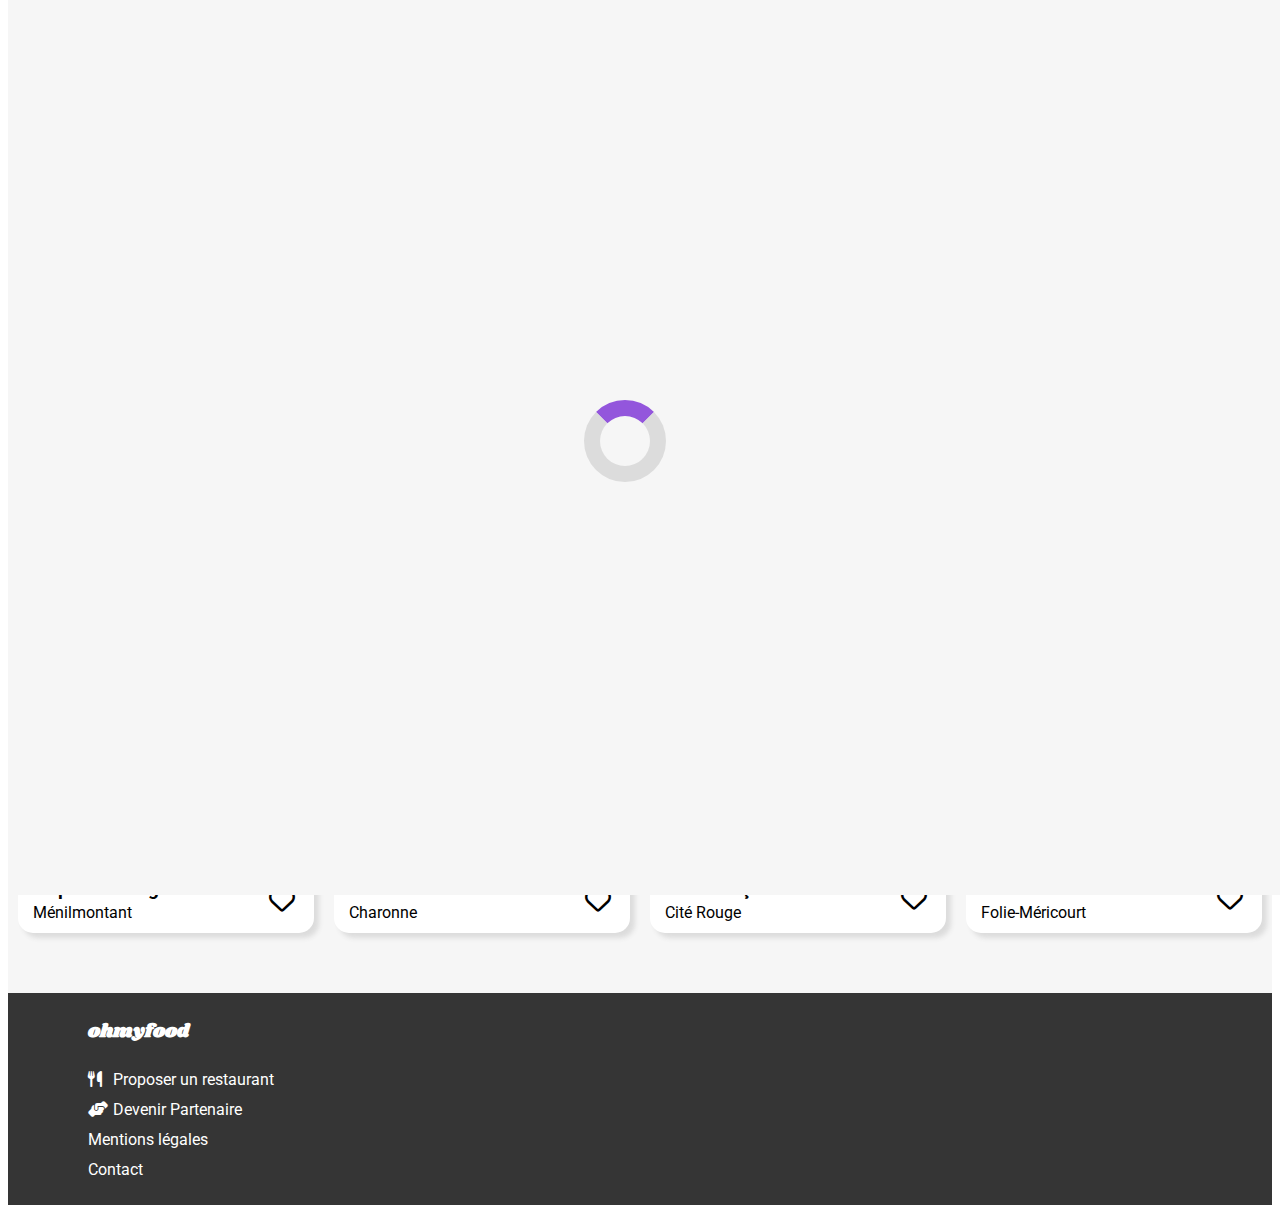
<file: index.html>
<!DOCTYPE html>
<html lang="fr">
<head>
    <meta charset="UTF-8">
    <meta http-equiv="X-UA-Compatible" content="IE=edge">
    <meta name="viewport" content="width=device-width, initial-scale=1.0">
    <meta name="accueil" content="OhMyFood. Réservez et commander votre repas." >
    <title>Accueil</title>
    <link rel="stylesheet" href="styles.css">
</head>
<body>

    <div id="loading">
        <div id="spinner"></div>
    </div>

    <!-- En-tête -->
    <header>
        <h1 class="heading--font">ohmyfood</h1>
        <div class="heading--search">
            <i class="fa-solid fa-location-dot"></i>
            <input type="search" value="Paris, Belleville"> 
        </div>

        <div id="heading__explore">     
            <h2>Réservez le menu qui vous convient</h2>
            <p>Découvrez des restaurants d'exception, séléctionnés par nos soins.</p>
            <button type="button">Explorer nos restaurants</button>
        </div>
    </header>

    

    <!-- Section Fonctionnement -->
    <section id="section1">
        <h2 class="section2__titre">Fonctionnement</h2>
        <div class="section1__element">
            <div class="section1__number--background"><div class="section1__number--font">1</div></div>
            <i class="fa-solid fa-mobile-screen-button fa-lg"></i>
            <p>Choisissez un restaurant</p>
        </div>
        <div class="section1__element">
            <div class="section1__number--background"><div class="section1__number--font">2</div></div>
            <i class="fa-solid fa-list-ul fa-lg"></i>
            <p>Composez votre menu</p>
        </div>
        <div class="section1__element">
            <div class="section1__number--background"><div class="section1__number--font">3</div></div>
            <i class="fa-solid fa-store fa-lg"></i>
            <p>Dégustez au restaurant</p>
        </div>
    </section>

    <!-- Section Restaurant -->
    <section id="section2">
        <h2 class="section2__titre">Restaurants</h2>
        <div id="section2__alignement">
            <div class="section2__element">
            <a href="menu1.html">
                <img class="section2__image" src="images/PaletteDuGout.jpg" alt="Plat du restaurant La Palette du Gout">
                <div class="section2__text"><h3>La palette du goût</h3>
                <p>Ménilmontant</p></div>
                <div class="section2__element__label">Nouveau</div>
            </a>
                <div class="heart">
                    <i class="fa-regular fa-heart heart_empty"></i>
                    <i class="fa-solid fa-heart heart_full"></i>
                </div>
            </div>

            <div class="section2__element">
            <a href="menu2.html">
                <img class="section2__image" src="images/NoteEnchantee.jpg" alt="Plat du restaurant la Note enchantée">
                <div class="section2__text"><h3>La note enchantée</h3>
                <p>Charonne</p></div>
                <div class="section2__element__label">Nouveau</div>
            </a>
                <div class="heart">
                    <i class="fa-regular fa-heart heart_empty"></i>
                    <i class="fa-solid fa-heart heart_full"></i>
                </div>
            </div>
            <div class="section2__element">
            <a href="menu3.html">
                <img class="section2__image" src="images/ALaFrançaise.jpg" alt="Plat du restaurant A la Française">
                <div class="section2__text"><h3>A la Française</h3>
                <p>Cité Rouge</p></div>
            </a>
                <div class="heart2">
                    <i class="fa-regular fa-heart heart_empty"></i>
                    <i class="fa-solid fa-heart heart_full"></i>
                </div>
            </div>
            <div class="section2__element">
            <a href="menu4.html">
                <img class="section2__image" src="images/DeliceDesSens.jpg" alt="Plat du restaurant le Délice des sens">
                <div class="section2__text"><h3>Le délice des sens</h3>
                <p>Folie-Méricourt</p></div>
            </a>
                <div class="heart2">
                    <i class="fa-regular fa-heart heart_empty"></i>
                    <i class="fa-solid fa-heart heart_full"></i>
                </div>
            </div>
        </div>   
        </section>

    <!-- Pied de page -->
    <footer>  
        <div id="footer__position"> 
            <h3>ohmyfood</h3>
            <div><i class="fa-solid fa-utensils"></i>Proposer un restaurant</div>
            <div><i class="fa-solid fa-handshake-angle"></i>Devenir Partenaire</div>
            <div>Mentions légales</div>
            <div><a href="mailto:adresse@ohmyfood.fr">Contact</a></div>  
        </div>    
    </footer>

</body>
</html>
</file>
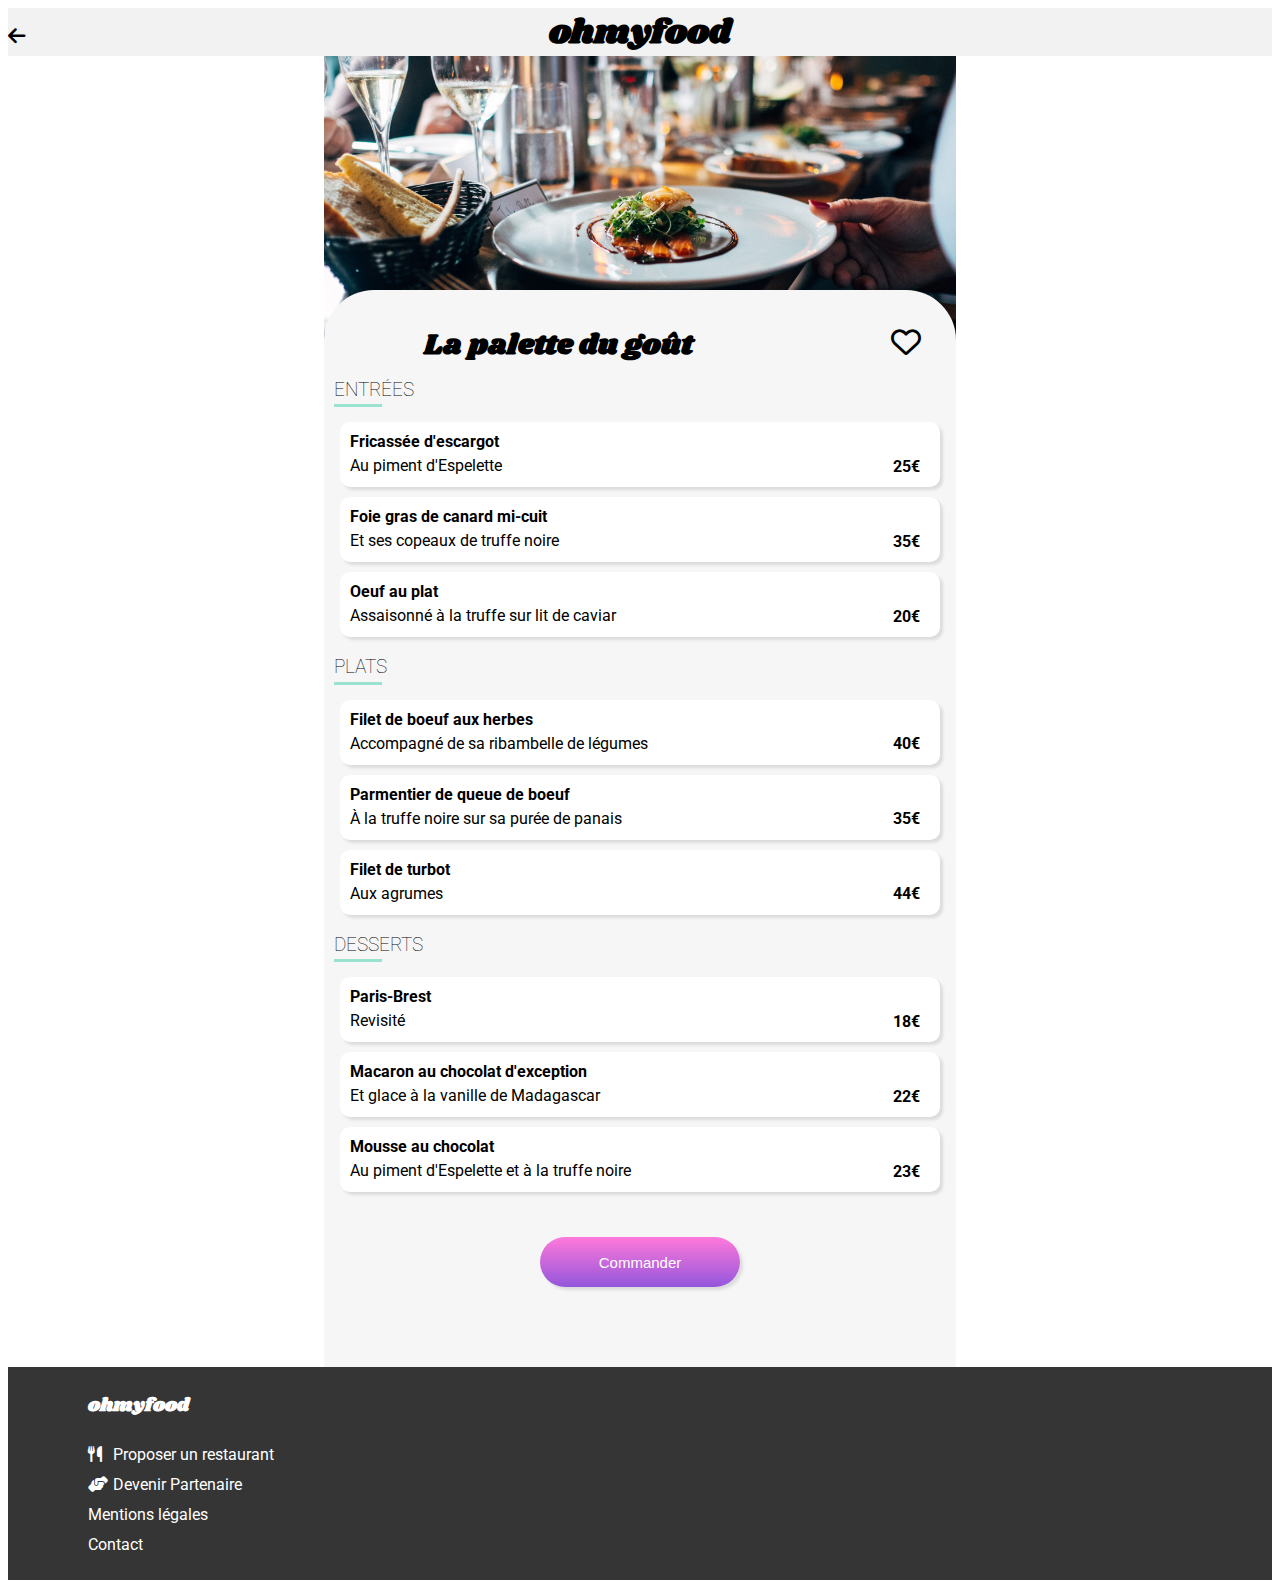
<file: menu1.html>
<!DOCTYPE html>
<html lang="fr">
<head>
    <meta charset="UTF-8">
    <meta http-equiv="X-UA-Compatible" content="IE=edge">
    <meta name="viewport" content="width=device-width, initial-scale=1.0">
    <meta name="menu" content="OhMyFood | Menu du restaurant La Palette Du Gout">
    <title>La palette du goût</title>
    <link rel="stylesheet" href="styles.css">
    
</head>

<body>
    <header>
        <div id="menu__header">
        <div id="header__icon"><a href="index.html"><i class="fa-solid fa-arrow-left fa-lg"></i></a></div>
        <h1 class="heading--font">ohmyfood</h1>
        </div>
        
    </header>

    <section class="menu">
        <img class="menu__image" src="images/PaletteDuGout.jpg" alt="Plat du restaurant la Palette du Gout">
        <div class="menu__head">
            <div class="menu__head__element">
                <h2>La palette du goût</h2>
                <div class="menu__heart">
                    <i class="fa-regular fa-heart menu_heart_empty"></i>
                    <i class="fa-solid fa-heart menu_heart_full"></i>
                </div>
            </div>
        </div>

        <div class="plats">
        <h3 class="plats_title">ENTRÉES</h3>
        <div class="title_sub"></div>

        <div class="plats__element plat--anim1">
        <div class="right">
        <h4 class="text text_padding">Fricassée d'escargot</h4>
        <p class="text text_detail">Au piment d'Espelette<p></div> 
        <div class="price"><h4>25€</h4></div>
        <div class="check"><i class="fa-solid fa-circle-check fa-xl"></i></div>
        </div>

        <div class="plats__element plat--anim2">
            <div class="right">
                <h4 class="text text_padding">Foie gras de canard mi-cuit</h4>
                <p class="text text_detail">Et ses copeaux de truffe noire<p></div> 
                <div class="price"><h4>35€</h4></div>
                <div class="check"><i class="fa-solid fa-circle-check fa-xl"></i></div>
        </div>

        <div class="plats__element plat--anim3">
            <div class="right">
                <h4 class="text text_padding">Oeuf au plat</h4>
                <p class="text text_detail">Assaisonné à la truffe sur lit de caviar<p></div> 
                <div class="price"><h4>20€</h4></div>
                <div class="check"><i class="fa-solid fa-circle-check fa-xl"></i></div>
        </div>
        </div>

        <div class="plats">
        <h3 class="plats_title">PLATS</h3>
        <div class="title_sub"></div>
    
        <div class="plats__element plat--anim1">
            <div class="right">
                <h4 class="text text_padding">Filet de boeuf aux herbes</h4>
                <p class="text text_detail">Accompagné de sa ribambelle de légumes<p></div> 
                <div class="price"><h4>40€</h4></div>
                <div class="check"><i class="fa-solid fa-circle-check fa-xl"></i></div>
        </div>

        <div class="plats__element plat--anim2">
            <div class="right">
                <h4 class="text text_padding">Parmentier de queue de boeuf</h4>
                <p class="text text_detail">À la truffe noire sur sa purée de panais<p></div> 
                <div class="price"><h4>35€</h4></div>
                <div class="check"><i class="fa-solid fa-circle-check fa-xl"></i></div>
        </div>

        <div class="plats__element plat--anim3">
            <div class="right">
                <h4 class="text text_padding">Filet de turbot</h4>
                <p class="text text_detail">Aux agrumes<p></div> 
                <div class="price"><h4>44€</h4></div>
                <div class="check"><i class="fa-solid fa-circle-check fa-xl"></i></div>
        </div>      
        </div>

        <div class="plats">
        <h3 class="plats_title">DESSERTS</h3>
        <div class="title_sub"></div>
        
        <div class="plats__element plat--anim1">
            <div class="right">
                <h4 class="text text_padding">Paris-Brest</h4>
                <p class="text text_detail">Revisité<p></div> 
                <div class="price"><h4>18€</h4></div>
                <div class="check"><i class="fa-solid fa-circle-check fa-xl"></i></div>
        </div>

        <div class="plats__element plat--anim2">
            <div class="right">
                <h4 class="text text_padding">Macaron au chocolat d'exception</h4>
                <p class="text text_detail">Et glace à la vanille de Madagascar<p></div> 
                <div class="price"><h4>22€</h4></div>
                <div class="check"><i class="fa-solid fa-circle-check fa-xl"></i></div>
        </div>

        <div class="plats__element plat--anim3">
            <div class="right">
                <h4 class="text text_padding">Mousse au chocolat</h4>
                <p class="text text_detail">Au piment d'Espelette et à la truffe noire<p></div> 
                <div class="price"><h4>23€</h4></div>
                <div class="check"><i class="fa-solid fa-circle-check fa-xl"></i></div>
        </div>
    
    </div>

    <div id="menu_button">
        <button type="button" id="button_commander">Commander</button>
    </div>

    </section>
   
<!-- Pied de page -->
    <footer>  
        <div id="footer__position"> 
            <h3>ohmyfood</h3>
            <div><i class="fa-solid fa-utensils"></i>Proposer un restaurant</div>
            <div><i class="fa-solid fa-handshake-angle"></i>Devenir Partenaire</div>
            <div>Mentions légales</div>
            <div><a href="mailto:adresse@ohmyfood.fr">Contact</a></div>  
        </div>    
    </footer>

</body>
</html>
</file>
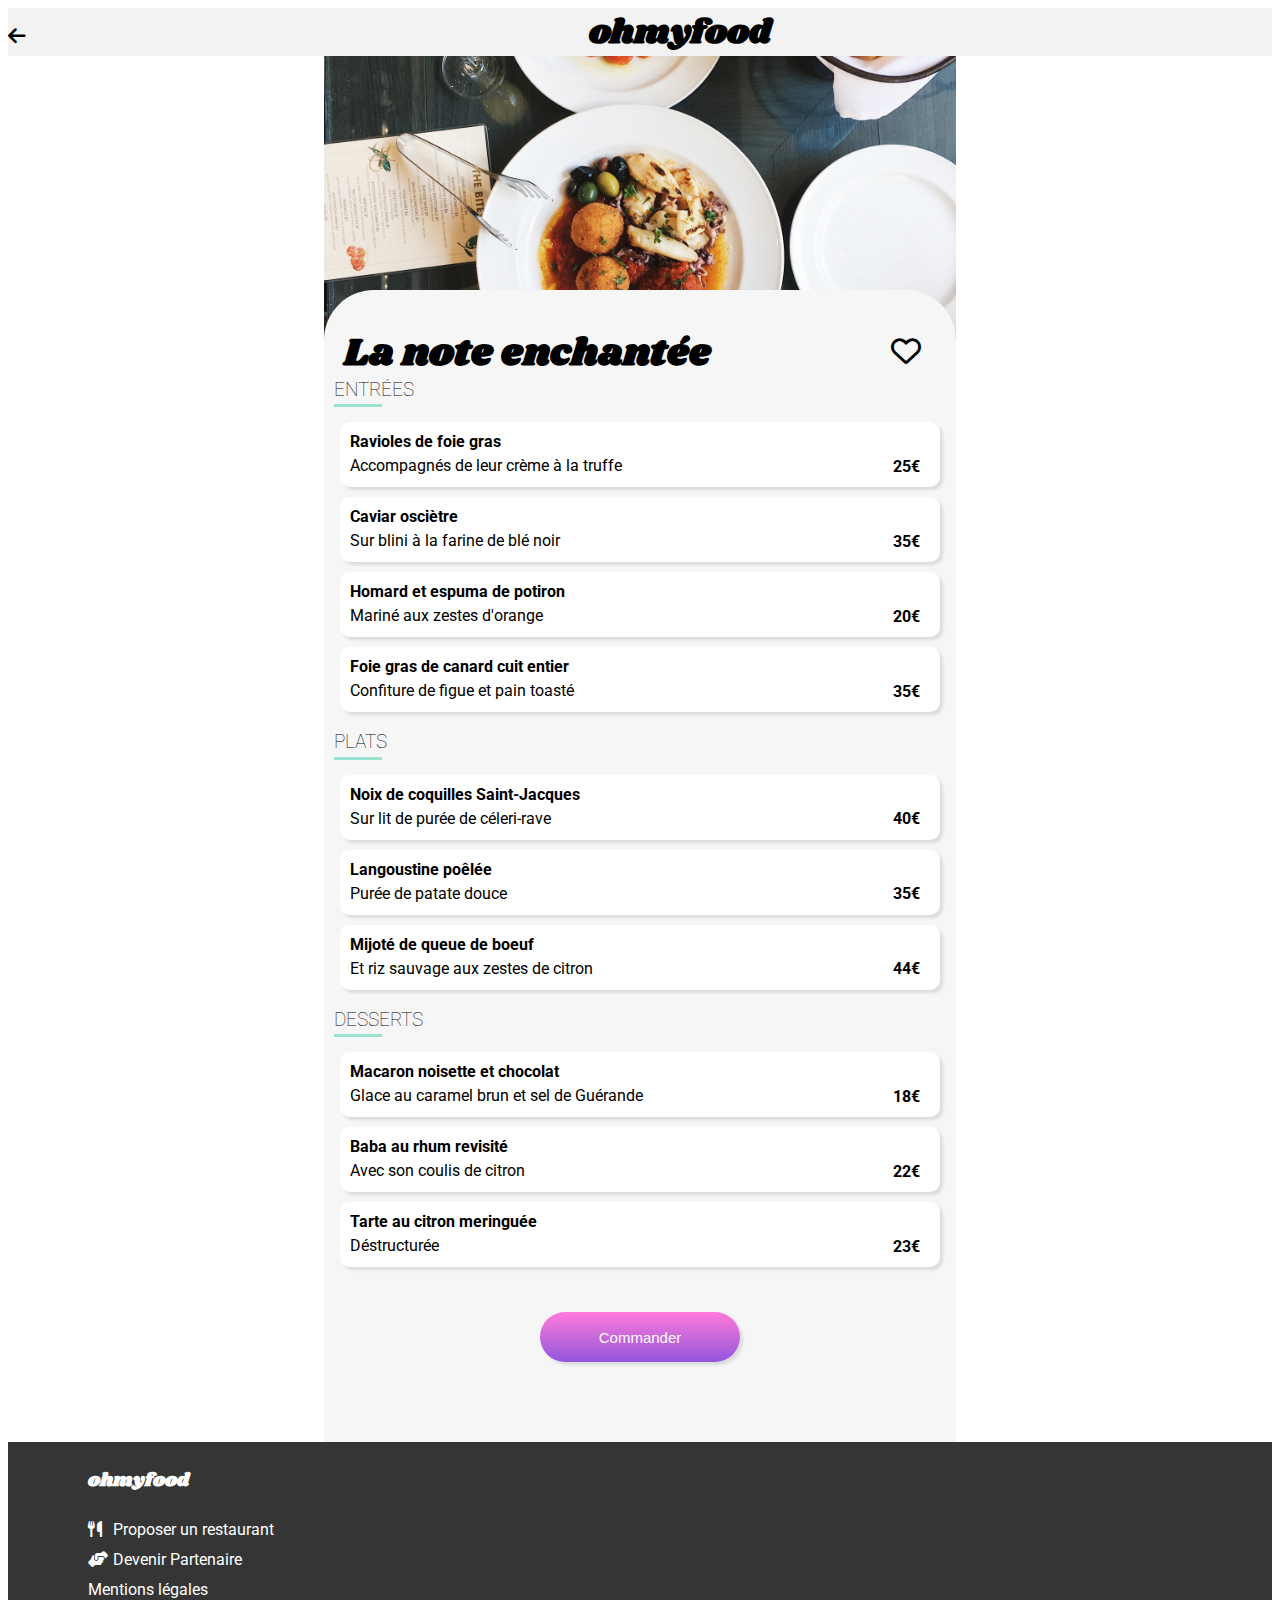
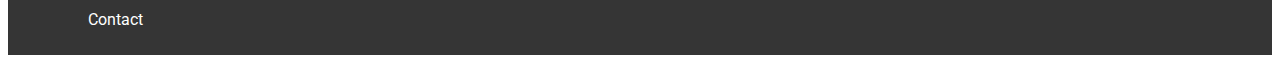
<file: menu2.html>
<!DOCTYPE html>
<html lang="fr">
<head>
    <meta charset="UTF-8">
    <meta http-equiv="X-UA-Compatible" content="IE=edge">
    <meta name="viewport" content="width=device-width, initial-scale=1.0">
    <meta name="menu" content="OhMyFood | Menu du restaurant La Note Enchantée">
    <title>La palette du goût</title>
    <link rel="stylesheet" href="styles.css">
    
</head>

<body>
    <header>
        <div id="menu__header">
        <div id="header__icon"><a href="index.html"><i class="fa-solid fa-arrow-left fa-lg"></i></a></div>
        <h2 class="heading--font">ohmyfood</h2>
        </div>
        
    </header>

    <section class="menu">
        <img class="menu__image" src="images/NoteEnchantee.jpg" alt="Plat du restaurant la Note Enchantée">
        <div class="menu__head">
            <div class="menu__head__element">
                <h1>La note enchantée</h1>
                <div class="menu__heart">
                    <i class="fa-regular fa-heart menu_heart_empty"></i>
                    <i class="fa-solid fa-heart menu_heart_full"></i>
                </div>
            </div>
        </div>

        <div class="plats">
        <h3 class="plats_title">ENTRÉES</h3>
        <div class="title_sub"></div>

        <div class="plats__element plat--anim1">
        <div class="right">
        <h4 class="text text_padding">Ravioles de foie gras </h4>
        <p class="text text_detail">Accompagnés de leur crème à la truffe<p></div> 
        <div class="price"><h4>25€</h4></div>
        <div class="check"><i class="fa-solid fa-circle-check fa-xl"></i></div>
        </div>

        <div class="plats__element plat--anim2">
            <div class="right">
                <h4 class="text text_padding">Caviar osciètre </h4>
                <p class="text text_detail">Sur blini à la farine de blé noir<p></div> 
                <div class="price"><h4>35€</h4></div>
                <div class="check"><i class="fa-solid fa-circle-check fa-xl"></i></div>
        </div>

        <div class="plats__element plat--anim3">
            <div class="right">
                <h4 class="text text_padding">Homard et espuma de potiron </h4>
                <p class="text text_detail">Mariné aux zestes d'orange<p></div> 
                <div class="price"><h4>20€</h4></div>
                <div class="check"><i class="fa-solid fa-circle-check fa-xl"></i></div>
        </div>

        <div class="plats__element plat--anim4">
            <div class="right">
                <h4 class="text text_padding">Foie gras de canard cuit entier</h4>
                <p class="text text_detail">Confiture de figue et pain toasté<p></div> 
                <div class="price"><h4>35€</h4></div>
                <div class="check"><i class="fa-solid fa-circle-check fa-xl"></i></div>
        </div>
        </div>

        <div class="plats">
        <h3 class="plats_title">PLATS</h3>
        <div class="title_sub"></div>
    
        <div class="plats__element plat--anim1">
            <div class="right">
                <h4 class="text text_padding">Noix de coquilles Saint-Jacques</h4>
                <p class="text text_detail">Sur lit de purée de céleri-rave<p></div> 
                <div class="price"><h4>40€</h4></div>
                <div class="check"><i class="fa-solid fa-circle-check fa-xl"></i></div>
        </div>
        
        <div class="plats__element plat--anim2">
            <div class="right">
                <h4 class="text text_padding">Langoustine poêlée</h4>
                <p class="text text_detail">Purée de patate douce<p></div> 
                <div class="price"><h4>35€</h4></div>
                <div class="check"><i class="fa-solid fa-circle-check fa-xl"></i></div>
        </div>

        <div class="plats__element plat--anim3">
            <div class="right">
                <h4 class="text text_padding">Mijoté de queue de boeuf </h4>
                <p class="text text_detail">Et riz sauvage aux zestes de citron<p></div> 
                <div class="price"><h4>44€</h4></div>
                <div class="check"><i class="fa-solid fa-circle-check fa-xl"></i></div>
        </div>      
        </div>

        <div class="plats">
        <h3 class="plats_title">DESSERTS</h3>
        <div class="title_sub"></div>
        
        <div class="plats__element plat--anim1">
            <div class="right">
                <h4 class="text text_padding">Macaron noisette et chocolat</h4>
                <p class="text text_detail">Glace au caramel brun et sel de Guérande<p></div> 
                <div class="price"><h4>18€</h4></div>
                <div class="check"><i class="fa-solid fa-circle-check fa-xl"></i></div>
        </div>

        <div class="plats__element plat--anim2">
            <div class="right">
                <h4 class="text text_padding">Baba au rhum revisité</h4>
                <p class="text text_detail">Avec son coulis de citron<p></div> 
                <div class="price"><h4>22€</h4></div>
                <div class="check"><i class="fa-solid fa-circle-check fa-xl"></i></div>
        </div>

        <div class="plats__element plat--anim3">
            <div class="right">
                <h4 class="text text_padding">Tarte au citron meringuée</h4>
                <p class="text text_detail">Déstructurée<p></div> 
                <div class="price"><h4>23€</h4></div>
                <div class="check"><i class="fa-solid fa-circle-check fa-xl"></i></div>
        </div>
    </div>

    <div id="menu_button">
        <button type="button" id="button_commander">Commander</button>
    </div>

    </section>


    
<!-- Pied de page -->
    <footer>  
        <div id="footer__position"> 
            <h3>ohmyfood</h3>
            <div><i class="fa-solid fa-utensils"></i>Proposer un restaurant</div>
            <div><i class="fa-solid fa-handshake-angle"></i>Devenir Partenaire</div>
            <div>Mentions légales</div>
            <div><a href="mailto:adresse@ohmyfood.fr">Contact</a></div>  
        </div>    
    </footer>

</body>
</html>
</file>
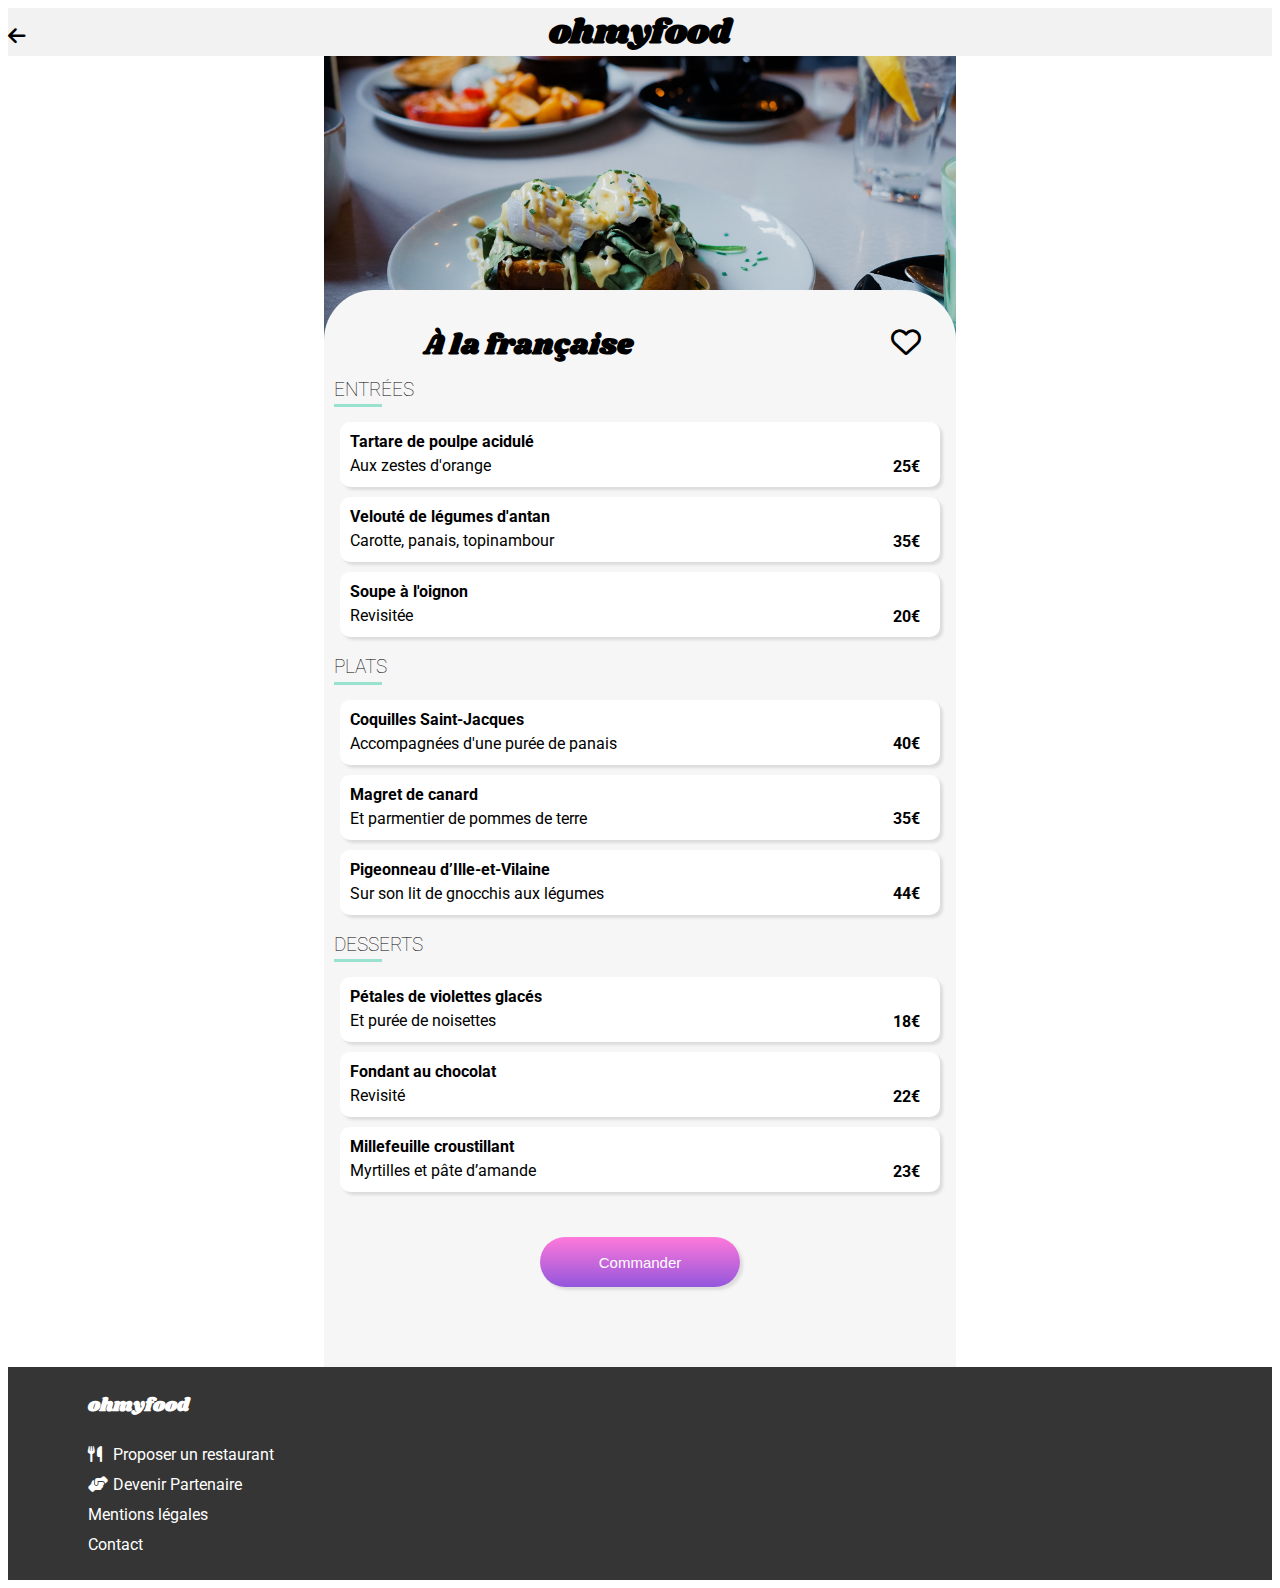
<file: menu3.html>
<!DOCTYPE html>
<html lang="fr">
<head>
    <meta charset="UTF-8">
    <meta http-equiv="X-UA-Compatible" content="IE=edge">
    <meta name="viewport" content="width=device-width, initial-scale=1.0">
    <meta name="menu" content="OhMyFood | Menu du restaurant A la Française">
    <title>La palette du goût</title>
    <link rel="stylesheet" href="styles.css">
    
</head>

<body>
    <header>
        <div id="menu__header">
        <div id="header__icon"><a href="index.html"><i class="fa-solid fa-arrow-left fa-lg"></i></a></div>
        <h1 class="heading--font">ohmyfood</h1>
        </div>
        
    </header>

    <section class="menu">
        <img class="menu__image" src="images/ALaFrançaise.jpg" alt="Plat du restaurant A la Française">
        <div class="menu__head">
            <div class="menu__head__element">
                <h2>À la française</h2>
                <div class="menu__heart">
                    <i class="fa-regular fa-heart menu_heart_empty"></i>
                    <i class="fa-solid fa-heart menu_heart_full"></i>
                </div>
            </div>
        </div>

        <div class="plats" id="text__overflow__menu3">
        <h3 class="plats_title">ENTRÉES</h3>
        <div class="title_sub"></div>

        <div class="plats__element plat--anim1">
        <div class="right">
        <h4 class="text text_padding">Tartare de poulpe acidulé</h4>
        <p class="text text_detail">Aux zestes d'orange<p></div> 
        <div class="price"><h4>25€</h4></div>
        <div class="check"><i class="fa-solid fa-circle-check fa-xl"></i></div>
        </div>

        <div class="plats__element plat--anim2">
            <div class="right">
                <h4 class="text text_padding">Velouté de légumes d'antan</h4>
                <p class="text text_detail">Carotte, panais, topinambour<p></div> 
                <div class="price"><h4>35€</h4></div>
                <div class="check"><i class="fa-solid fa-circle-check fa-xl"></i></div>
        </div>

        <div class="plats__element plat--anim3">
            <div class="right">
                <h4 class="text text_padding">Soupe à l'oignon</h4>
                <p class="text text_detail">Revisitée<p></div> 
                <div class="price"><h4>20€</h4></div>
                <div class="check"><i class="fa-solid fa-circle-check fa-xl"></i></div>
        </div>
        </div>

        <div class="plats">
        <h3 class="plats_title">PLATS</h3>
        <div class="title_sub"></div>
    
        <div class="plats__element plat--anim1">
            <div class="right">
                <h4 class="text text_padding">Coquilles Saint-Jacques</h4>
                <p class="text text_detail">Accompagnées d'une purée de panais<p></div> 
                <div class="price"><h4>40€</h4></div>
                <div class="check"><i class="fa-solid fa-circle-check fa-xl"></i></div>
        </div>

        <div class="plats__element plat--anim2">
            <div class="right">
                <h4 class="text text_padding">Magret de canard</h4>
                <p class="text text_detail">Et parmentier de pommes de terre<p></div> 
                <div class="price"><h4>35€</h4></div>
                <div class="check"><i class="fa-solid fa-circle-check fa-xl"></i></div>
        </div>

        <div class="plats__element plat--anim3">
            <div class="right">
                <h4 class="text text_padding">Pigeonneau d’Ille-et-Vilaine</h4>
                <p class="text text_detail">Sur son lit de gnocchis aux légumes<p></div> 
                <div class="price"><h4>44€</h4></div>
                <div class="check"><i class="fa-solid fa-circle-check fa-xl"></i></div>
        </div>      
        </div>

        <div class="plats">
        <h3 class="plats_title">DESSERTS</h3>
        <div class="title_sub"></div>
        
        <div class="plats__element plat--anim1">
            <div class="right">
                <h4 class="text text_padding">Pétales de violettes glacés</h4>
                <p class="text text_detail">Et purée de noisettes<p></div> 
                <div class="price"><h4>18€</h4></div>
                <div class="check"><i class="fa-solid fa-circle-check fa-xl"></i></div>
        </div>

        <div class="plats__element plat--anim2">
            <div class="right">
                <h4 class="text text_padding">Fondant au chocolat</h4>
                <p class="text text_detail">Revisité<p></div> 
                <div class="price"><h4>22€</h4></div>
                <div class="check"><i class="fa-solid fa-circle-check fa-xl"></i></div>
        </div>

        <div class="plats__element plat--anim3">
            <div class="right">
                <h4 class="text text_padding">Millefeuille croustillant</h4>
                <p class="text text_detail">Myrtilles et pâte d’amande<p></div> 
                <div class="price"><h4>23€</h4></div>
                <div class="check"><i class="fa-solid fa-circle-check fa-xl"></i></div>
        </div>
    </div>

    <div id="menu_button">
        <button type="button" id="button_commander">Commander</button>
    </div>

    </section>


    
<!-- Pied de page -->
    <footer>  
        <div id="footer__position"> 
            <h3>ohmyfood</h3>
            <div><i class="fa-solid fa-utensils"></i>Proposer un restaurant</div>
            <div><i class="fa-solid fa-handshake-angle"></i>Devenir Partenaire</div>
            <div>Mentions légales</div>
            <div><a href="mailto:adresse@ohmyfood.fr">Contact</a></div>  
        </div>    
    </footer>

</body>
</html>
</file>
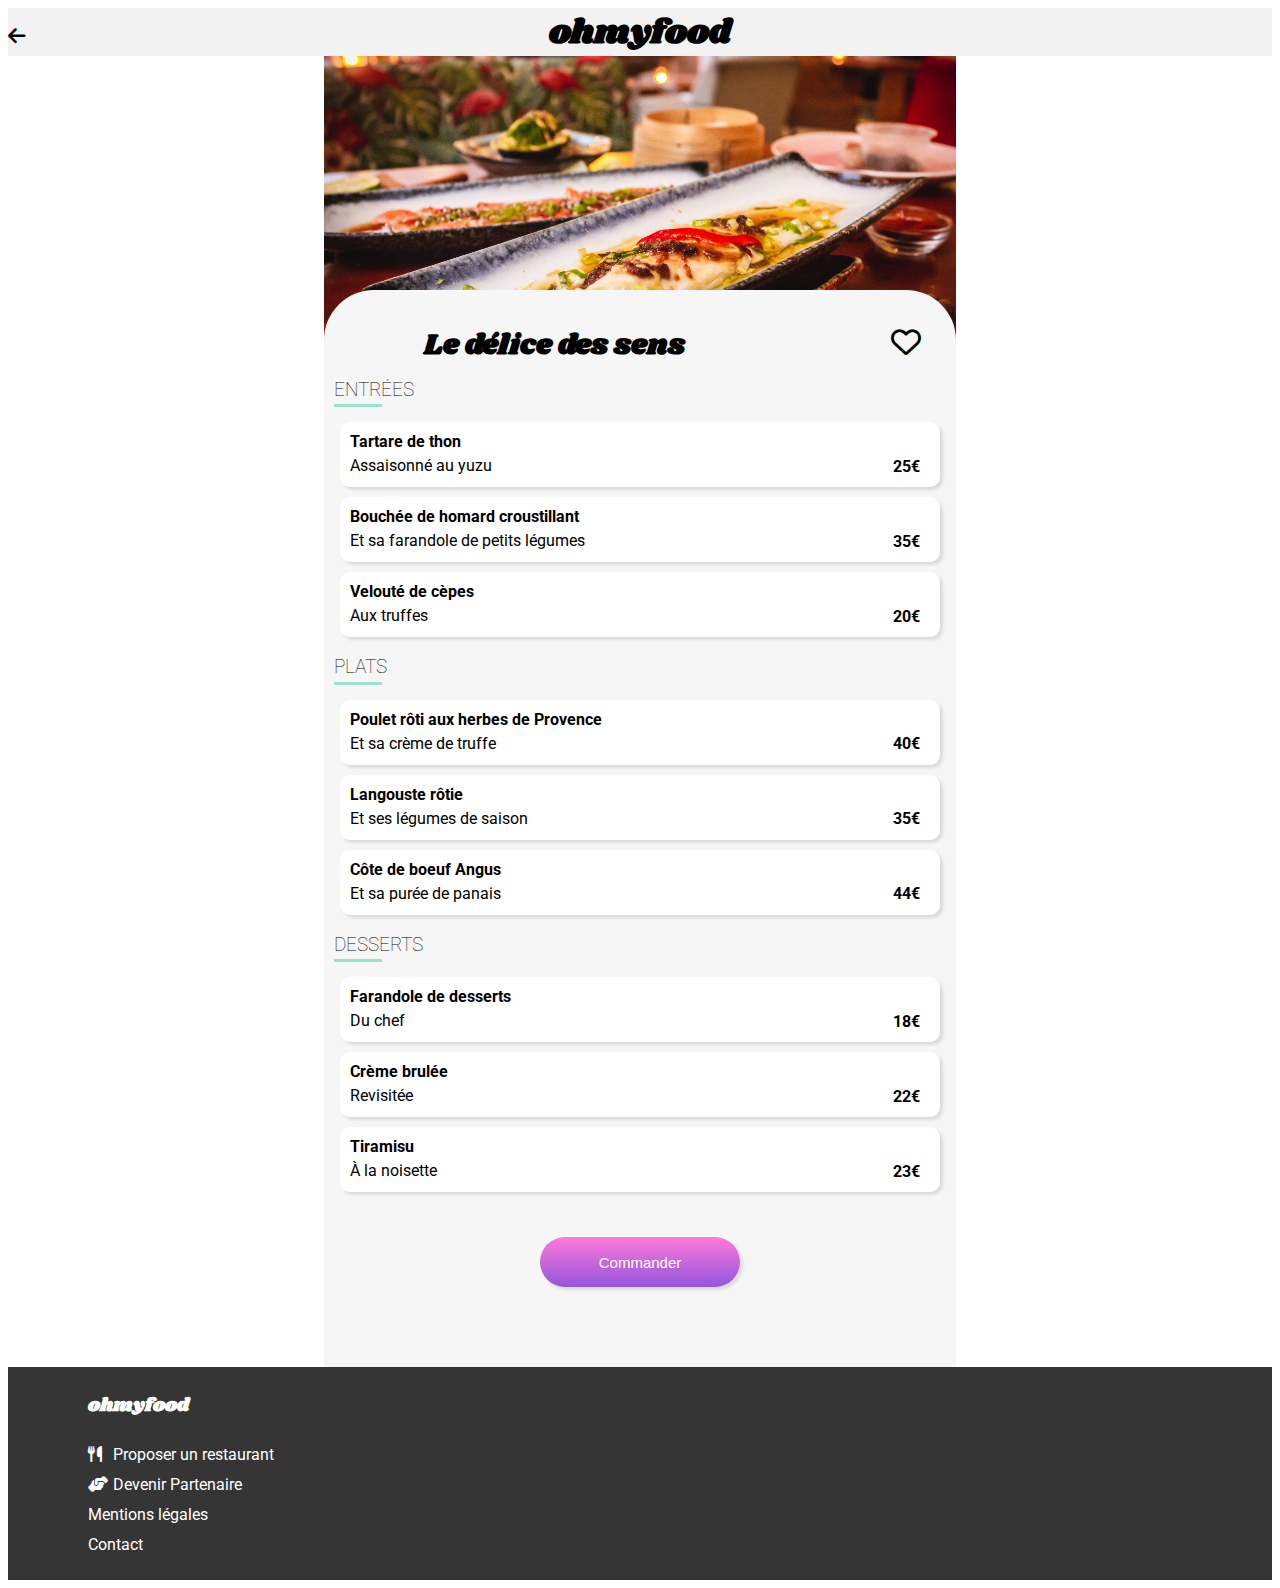
<file: menu4.html>
<!DOCTYPE html>
<html lang="fr">
<head>
    <meta charset="UTF-8">
    <meta http-equiv="X-UA-Compatible" content="IE=edge">
    <meta name="viewport" content="width=device-width, initial-scale=1.0">
    <meta name="menu" content="OhMyFood | Menu du restaurant Le Délice des Sens">
    <title>La palette du goût</title>
    <link rel="stylesheet" href="styles.css">
    
</head>

<body>
    <header>
        <div id="menu__header">
        <div id="header__icon"><a href="index.html"><i class="fa-solid fa-arrow-left fa-lg"></i></a></div>
        <h1 class="heading--font">ohmyfood</h1>
        </div>
        
    </header>

    <section class="menu">
        <img class="menu__image" src="images/DeliceDesSens.jpg" alt="Plat du restaurant le délice des sens">
        <div class="menu__head">
            <div class="menu__head__element">
                <h2>Le délice des sens</h2>
                <div class="menu__heart">
                    <i class="fa-regular fa-heart menu_heart_empty"></i>
                    <i class="fa-solid fa-heart menu_heart_full"></i>
                </div>
            </div>
        </div>

        <div class="plats">
        <h3 class="plats_title">ENTRÉES</h3>
        <div class="title_sub"></div>

        <div class="plats__element plat--anim1">
        <div class="right">
        <h4 class="text text_padding">Tartare de thon</h4>
        <p class="text text_detail">Assaisonné au yuzu<p></div> 
        <div class="price"><h4>25€</h4></div>
        <div class="check"><i class="fa-solid fa-circle-check fa-xl"></i></div>
        </div>

        <div class="plats__element plat--anim2">
            <div class="right">
                <h4 class="text text_padding">Bouchée de homard croustillant </h4>
                <p class="text text_detail">Et sa farandole de petits légumes<p></div> 
                <div class="price"><h4>35€</h4></div>
                <div class="check"><i class="fa-solid fa-circle-check fa-xl"></i></div>
        </div>

        <div class="plats__element plat--anim3">
            <div class="right">
                <h4 class="text text_padding">Velouté de cèpes </h4>
                <p class="text text_detail">Aux truffes<p></div> 
                <div class="price"><h4>20€</h4></div>
                <div class="check"><i class="fa-solid fa-circle-check fa-xl"></i></div>
        </div>
        </div>

        <div class="plats">
        <h3 class="plats_title">PLATS</h3>
        <div class="title_sub"></div>
    
        <div class="plats__element plat--anim1">
            <div class="right">
                <h4 class="text text_padding">Poulet rôti aux herbes de Provence</h4>
                <p class="text text_detail">Et sa crème de truffe<p></div> 
                <div class="price"><h4>40€</h4></div>
                <div class="check"><i class="fa-solid fa-circle-check fa-xl"></i></div>
        </div>

        <div class="plats__element plat--anim2">
            <div class="right">
                <h4 class="text text_padding">Langouste rôtie</h4>
                <p class="text text_detail">Et ses légumes de saison<p></div> 
                <div class="price"><h4>35€</h4></div>
                <div class="check"><i class="fa-solid fa-circle-check fa-xl"></i></div>
        </div>

        <div class="plats__element plat--anim3">
            <div class="right">
                <h4 class="text text_padding">Côte de boeuf Angus</h4>
                <p class="text text_detail">Et sa purée de panais<p></div> 
                <div class="price"><h4>44€</h4></div>
                <div class="check"><i class="fa-solid fa-circle-check fa-xl"></i></div>
        </div>      
        </div>

        <div class="plats">
        <h3 class="plats_title">DESSERTS</h3>
        <div class="title_sub"></div>
        
        <div class="plats__element plat--anim1">
            <div class="right">
                <h4 class="text text_padding">Farandole de desserts</h4>
                <p class="text text_detail">Du chef<p></div> 
                <div class="price"><h4>18€</h4></div>
                <div class="check"><i class="fa-solid fa-circle-check fa-xl"></i></div>
        </div>

        <div class="plats__element plat--anim2">
            <div class="right">
                <h4 class="text text_padding">Crème brulée</h4>
                <p class="text text_detail">Revisitée<p></div> 
                <div class="price"><h4>22€</h4></div>
                <div class="check"><i class="fa-solid fa-circle-check fa-xl"></i></div>
        </div>

        <div class="plats__element plat--anim3">
            <div class="right">
                <h4 class="text text_padding">Tiramisu</h4>
                <p class="text text_detail">À la noisette<p></div> 
                <div class="price"><h4>23€</h4></div>
                <div class="check"><i class="fa-solid fa-circle-check fa-xl"></i></div>
        </div>
    </div>

    <div id="menu_button">
        <button type="button" id="button_commander">Commander</button>
    </div>

    </section>


    
<!-- Pied de page -->
    <footer>  
        <div id="footer__position"> 
            <h3>ohmyfood</h3>
            <div><i class="fa-solid fa-utensils"></i>Proposer un restaurant</div>
            <div><i class="fa-solid fa-handshake-angle"></i>Devenir Partenaire</div>
            <div>Mentions légales</div>
            <div><a href="mailto:adresse@ohmyfood.fr">Contact</a></div>  
        </div>    
    </footer>

</body>
</html>
</file>
<file: styles.css>
@charset "UTF-8";
@import url("https://cdnjs.cloudflare.com/ajax/libs/font-awesome/6.1.2/css/all.min.css");
@import url("https://fonts.googleapis.com/css2?family=Roboto:wght@300;700&family=Shrikhand&display=swap");
body {
  font-family: "Roboto", sans-serif;
}

section {
  width: 100%;
}

footer {
  width: 100%;
}

/* Loading spinner */
@keyframes load {
  from {
    opacity: 1;
  }
  to {
    opacity: 0;
    display: none;
    z-index: -10;
  }
}
#loading {
  width: 100%;
  height: 100%;
  position: fixed;
  bottom: 5px;
  z-index: 100;
  background-color: #F6F6F6;
  animation-name: load;
  animation-duration: 3s;
  animation-fill-mode: forwards;
}

@keyframes spin {
  0% {
    transform: rotate(0deg);
    opacity: 1;
  }
  80% {
    transform: rotate(360deg);
    opacity: 0;
  }
}
#spinner {
  border: 16px solid gainsboro;
  border-top: 16px solid #9356DC;
  border-radius: 50%;
  width: 50px;
  height: 50px;
  position: relative;
  left: 45%;
  top: 45%;
  animation-name: spin;
  animation-duration: 3s;
  animation-timing-function: linear;
  animation-iteration-count: infinite;
}

/* En-tête */
header {
  width: 100%;
}

.heading--font {
  font-family: "Shrikhand", sans-serif;
  text-align: center;
  font-size: 34px;
  height: 25px;
  margin: 0;
  padding-bottom: 22px;
}

/* Barre de recherche */
.heading--search {
  background-color: #EAEAEA;
  height: 40px;
  display: flex;
  align-items: center;
  justify-content: center;
  box-shadow: inset 0px 3px 3px #C0C0C0;
}

.heading--search input {
  width: 140px;
  background-color: #EAEAEA;
  border: none;
  padding: 5px;
}

.heading--search i {
  padding-right: 10px;
}

/* Section Réserver & explorer */
#heading__explore {
  background-color: #F6F6F6;
  height: 270px;
  text-align: center;
  padding-top: 10px;
}

#heading__explore h2 {
  width: 60%;
  margin-left: auto;
  margin-right: auto;
}

#heading__explore p {
  width: 70%;
  margin-left: auto;
  margin-right: auto;
}

#heading__explore button {
  font-size: 15px;
  color: white;
  background: linear-gradient(#FF79DA, #9356DC);
  border: 0;
  border-radius: 30px;
  box-shadow: 3px 3px 3px gainsboro;
  height: 50px;
  padding-left: 20px;
  padding-right: 20px;
  margin-top: 10px;
  cursor: pointer;
}
#heading__explore button:hover {
  background: linear-gradient(rgba(255, 121, 217, 0.8156862745), #AA64FF);
  box-shadow: 4px 4px 4px darkgray;
}

/* Section Fonctionnement */
#section1 {
  height: 280px;
  padding-bottom: 10px;
}

#section1 h2 {
  padding-top: 10px;
}

.section1__element {
  font-weight: bold;
  background-color: #F6F6F6;
  border-radius: 10px;
  box-shadow: 6px 6px 6px rgba(220, 220, 220, 0.872);
  width: 80%;
  height: 60px;
  margin-right: auto;
  margin-left: auto;
  display: flex;
  align-items: center;
  margin-bottom: 15px;
}

.section1__element:hover {
  background-color: #F5EDFF;
}

.section1__element i {
  padding-right: 30px;
  padding-left: 15px;
  color: #9356DC;
}

.section1__number--background {
  background-color: #9356DC;
  width: 23px;
  height: 23px;
  border-radius: 20px;
  position: relative;
  right: 10px;
}

.section1__number--font {
  font-weight: lighter;
  color: white;
  text-align: center;
  padding-top: 2px;
}

/* section Restaurants */
#section2 {
  background-color: #F6F6F6;
  padding-bottom: 45px;
}

#section2 h2 {
  padding-top: 30px;
}

.section2__titre {
  padding-left: 20px;
}

.section2__element {
  background-color: white;
  width: 90%;
  height: 260px;
  margin-left: auto;
  margin-right: auto;
  margin-bottom: 15px;
  border-radius: 15px;
  padding: 5px;
  box-shadow: 5px 5px 5px gainsboro;
  line-height: 5px;
}

.section2__image {
  width: 100%;
  height: 200px;
  border-radius: 10px 10px 0 0;
  object-fit: cover;
}

.section2__element__label {
  color: green;
  font-weight: bold;
  background-color: #99E2D0;
  width: 90px;
  padding: 5px;
  text-align: center;
  position: relative;
  left: 72%;
  bottom: 230px;
  line-height: normal;
}

a {
  text-decoration: none;
  color: black;
}

.section2__text {
  padding-left: 10px;
}

.heart {
  position: relative;
  width: 25px;
  height: 25px;
  left: 86%;
  bottom: 72px;
}

.heart2 {
  position: relative;
  width: 25px;
  height: 25px;
  left: 86%;
  bottom: 45px;
}

.heart_empty {
  font-size: 26px;
  opacity: 1;
  transition: opacity 0.5s;
}

.heart_full {
  font-size: 26px;
  position: relative;
  bottom: 26px;
  opacity: 0;
  color: transparent;
  background: white;
  transition: opacity 1s, background 2s;
  cursor: pointer;
}

.heart:hover .heart_full {
  opacity: 1;
  color: transparent;
  background: linear-gradient(#9356DC, #FF79DA);
  -webkit-background-clip: text;
  background-clip: text;
}

.heart:hover .heart_empty {
  opacity: 0;
}

.heart2:hover .heart_full {
  opacity: 1;
  color: transparent;
  background: linear-gradient(#9356DC, #FF79DA);
  -webkit-background-clip: text;
  background-clip: text;
}

.heart2:hover .heart_empty {
  opacity: 0;
}

/* Footer */
footer {
  color: white;
  background-color: #353535;
  padding-top: 5px;
  padding-bottom: 20px;
}

#footer__position {
  padding-left: 30px;
  line-height: 30px;
}

footer h3 {
  font-family: "Shrikhand", sans-serif;
}

footer i {
  width: 25px;
}

footer a:link {
  color: white;
  text-decoration: none;
}

footer a:hover {
  font-weight: bold;
}

/* Page MENU */
/* Page MENU En-tête */
.menu {
  background-color: #F6F6F6;
}

.menu__image {
  width: 100%;
  height: 300px;
  object-fit: cover;
}

#menu__header {
  line-height: 0px;
  height: 25px;
  padding-top: 23px;
}

#header__icon {
  position: relative;
  top: 4px;
}

.menu__head {
  font-family: "Shrikhand", sans-serif;
  font-size: larger;
  background-color: #F6F6F6;
  height: 70px;
  border-radius: 50px 50px 0 0;
  position: relative;
  bottom: 70px;
}

.menu__head__element {
  display: flex;
  justify-content: space-between;
  align-items: center;
  padding-top: 10px;
  padding-left: 20px;
  padding-right: 20px;
}

.menu__heart {
  width: 35px;
  height: 35px;
  position: relative;
  right: 10px;
  cursor: pointer;
}

.menu_heart_empty {
  font-size: 30px;
  opacity: 1;
  transition: opacity 0.5s;
}

.menu_heart_full {
  font-size: 30px;
  position: relative;
  bottom: 34px;
  opacity: 0;
  color: transparent;
  background: white;
  transition: opacity 1s, background 2s;
  cursor: pointer;
}

.menu__heart:hover .menu_heart_full {
  opacity: 1;
  color: transparent;
  background: linear-gradient(#9356DC, #FF79DA);
  -webkit-background-clip: text;
  background-clip: text;
}

.menu__heart:hover .menu_heart_empty {
  opacity: 0;
}

/* Page MENU Entrées/plats/desserts */
.plats {
  position: relative;
  bottom: 70px;
}

.plats_title {
  font-weight: lighter;
  width: 45px;
  padding-left: 10px;
}

.title_sub {
  border-top: 3px solid #99E2D0;
  width: 48px;
  position: relative;
  bottom: 15px;
  left: 10px;
}

/* Transition sur les plats */
.plats__element {
  width: 95%;
  height: 65px;
  background-color: white;
  border-radius: 10px;
  box-shadow: 3px 3px 3px gainsboro;
  margin-left: auto;
  margin-right: auto;
  margin-bottom: 10px;
  cursor: pointer;
  overflow: hidden;
}
.plats__element:hover .check {
  width: 25%;
}
.plats__element:hover .fa-circle-check {
  transform: rotate(360deg);
  transition: all 0.5s 0.2s;
}
.plats__element:hover .price {
  padding-right: 15px;
  transform: translate(-5px, 0px);
}

.price {
  padding-right: 20px;
  padding-left: 6px;
  position: relative;
  top: 13px;
  transition: transform 1s;
}

.check {
  width: 0%;
  background-color: #99E2D0;
  border-radius: 0px 10px 10px 0px;
  transition: width 1s;
}

.fa-circle-check {
  color: white;
  position: relative;
  left: 30px;
  top: 20px;
  transition: display 0.5s;
}

.right {
  min-width: 0;
  width: 100%;
}

.text {
  margin: 0;
  padding-left: 10px;
  text-overflow: ellipsis;
  white-space: nowrap;
  overflow: hidden;
}

.text_padding {
  padding-top: 10px;
  padding-bottom: 5px;
}

.text_detail {
  font-weight: normal;
}

/* Transition sur les plats */
@keyframes element1 {
  0% {
    opacity: 0;
    transform: translateY(8px);
  }
  25% {
    opacity: 1;
    transform: translateY(0px);
  }
}
@keyframes element2 {
  0% {
    opacity: 0;
    transform: translateY(8px);
  }
  50% {
    opacity: 1;
    transform: translateY(0px);
  }
}
@keyframes element3 {
  0% {
    opacity: 0;
    transform: translateY(8px);
  }
  75% {
    opacity: 1;
    transform: translateY(0px);
  }
}
@keyframes element4 {
  0% {
    opacity: 0;
    transform: translateY(8px);
  }
  100% {
    opacity: 1;
    transform: translateY(0px);
  }
}
.plat--anim1 {
  display: flex;
  animation-name: element1;
  animation-duration: 2s;
  animation-timing-function: ease-in-out;
}

.plat--anim2 {
  display: flex;
  animation-name: element2;
  animation-duration: 2s;
  animation-timing-function: ease-in-out;
}

.plat--anim3 {
  display: flex;
  animation-name: element3;
  animation-duration: 2s;
  animation-timing-function: ease-in-out;
}

.plat--anim4 {
  display: flex;
  animation-name: element4;
  animation-duration: 2s;
  animation-timing-function: ease-in-out;
}

/* Boutton "Commander" */
#menu_button {
  display: flex;
  justify-content: center;
  position: relative;
  bottom: 35px;
  padding-bottom: 45px;
}
#menu_button button {
  font-size: 15px;
  color: white;
  background: linear-gradient(#FF79DA, #9356DC);
  border: 0;
  border-radius: 30px;
  box-shadow: 3px 3px 3px gainsboro;
  height: 50px;
  width: 200px;
  padding-left: 20px;
  padding-right: 20px;
  cursor: pointer;
}
#menu_button button:hover {
  background: linear-gradient(rgba(255, 121, 217, 0.8156862745), #AA64FF);
  box-shadow: 4px 4px 4px darkgray;
}

/* Responsive design : taille d'écran ordinateur */
@media screen and (min-width: 993px) {
  /* Page d'accueil */
  header, footer {
    width: 100%;
    margin-left: auto;
    margin-right: auto;
  }
  #heading__explore {
    height: 250px;
  }
  h2 {
    padding-left: 80px;
  }
  #section1 {
    display: flex;
    height: 200px;
  }
  .section1__element {
    position: relative;
    top: 100px;
    right: 90px;
    margin-right: 30px;
    width: 30%;
  }
  #section2__alignement {
    width: 100%;
    display: flex;
    margin-left: auto;
    margin-right: auto;
  }
  .section2__element {
    margin-right: 10px;
    margin-left: 10px;
  }
  .section2__element__label {
    left: 110px;
    width: 70px;
  }
  #footer__position {
    padding-left: 80px;
  }
  /* Page Menu */
  #menu__header {
    width: 100%;
    margin-left: auto;
    margin-right: auto;
    background-color: #F2F2F2;
  }
  .menu {
    width: 50%;
    margin-left: auto;
    margin-right: auto;
  }
}
/* Responsive design: taille tablette */
@media screen and (min-width: 769px) and (max-width: 992px) {
  #heading__explore {
    height: 250px;
  }
  .section1__element {
    width: 50%;
  }
  .section2__element {
    width: 70%;
  }
}
/* Responsive design: écran plus petit */
@media screen and (max-width: 480px) {
  .section2__element__label {
    left: 60%;
  }
  .heart {
    left: 85%;
  }
  .plats__element:hover .check {
    width: 35%;
  }
}
@media screen and (max-width: 380px) {
  .menu__head__element h2 {
    width: 70%;
  }
  #text__overflow__menu3 {
    position: relative;
    bottom: 70px;
  }
  .plats {
    position: relative;
    bottom: 30px;
  }
  #menu_button {
    position: relative;
    top: 5px;
    padding-bottom: 60px;
  }
}/*# sourceMappingURL=styles.css.map */
</file>
